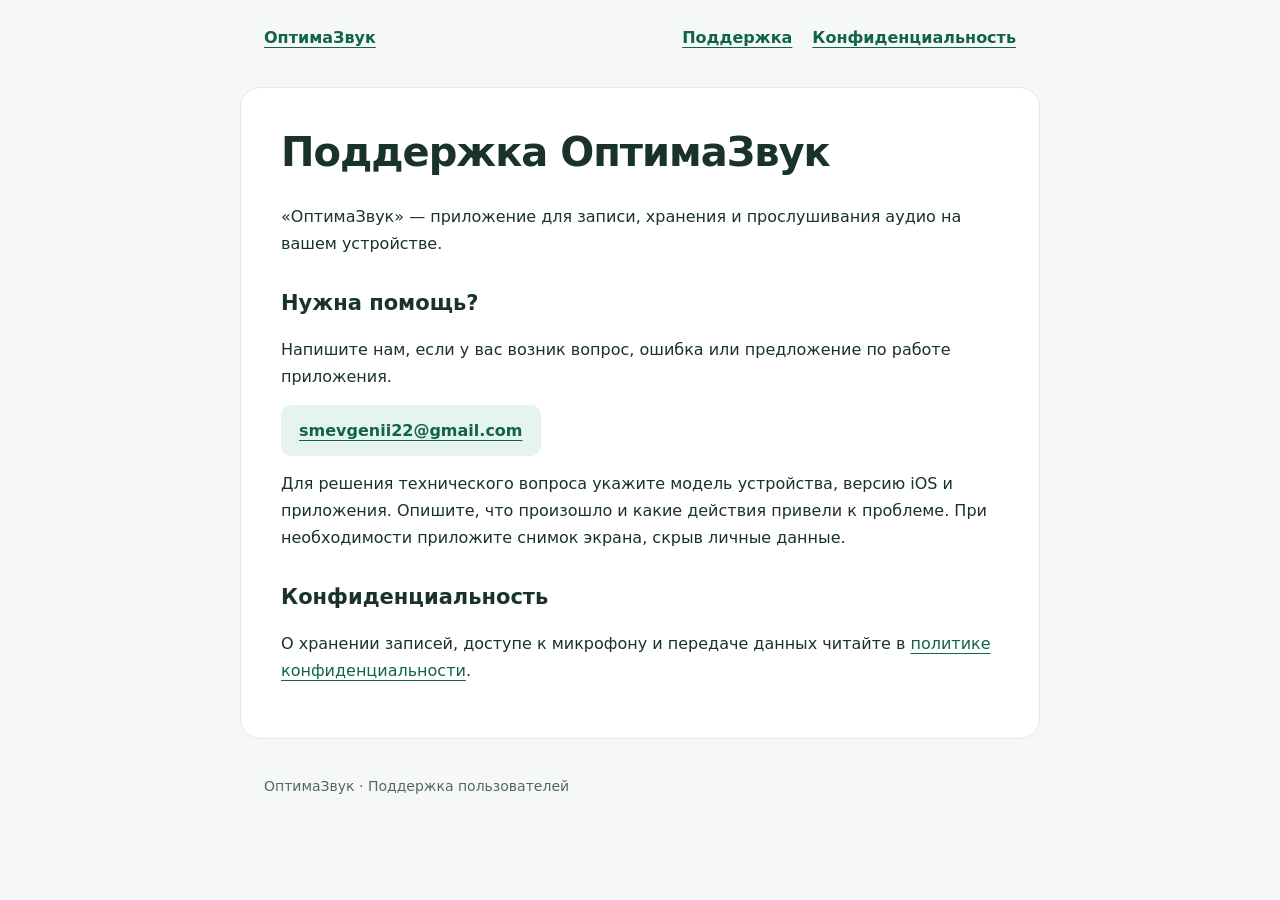
<file: index.html>
<!doctype html>
<html lang="ru">
<head><meta charset="utf-8"><meta name="viewport" content="width=device-width,initial-scale=1"><title>Поддержка — ОптимаЗвук</title><meta name="description" content="Поддержка приложения ОптимаЗвук. Вопросы о записи аудио, работе приложения и конфиденциальности."><link rel="stylesheet" href="style.css"></head>
<body>
<header><a href="index.html">ОптимаЗвук</a><nav aria-label="Навигация"><a href="index.html" aria-current="page">Поддержка</a><a href="privacy.html">Конфиденциальность</a></nav></header>
<main><h1>Поддержка ОптимаЗвук</h1>
<p>«ОптимаЗвук» — приложение для записи, хранения и прослушивания аудио на вашем устройстве.</p>
<h2>Нужна помощь?</h2><p>Напишите нам, если у вас возник вопрос, ошибка или предложение по работе приложения.</p>
<a class="contact" href="mailto:smevgenii22@gmail.com">smevgenii22@gmail.com</a>
<p>Для решения технического вопроса укажите модель устройства, версию iOS и приложения. Опишите, что произошло и какие действия привели к проблеме. При необходимости приложите снимок экрана, скрыв личные данные.</p>
<h2>Конфиденциальность</h2><p>О хранении записей, доступе к микрофону и передаче данных читайте в <a href="privacy.html">политике конфиденциальности</a>.</p>
</main><footer>ОптимаЗвук · Поддержка пользователей</footer>
</body></html>
</file>
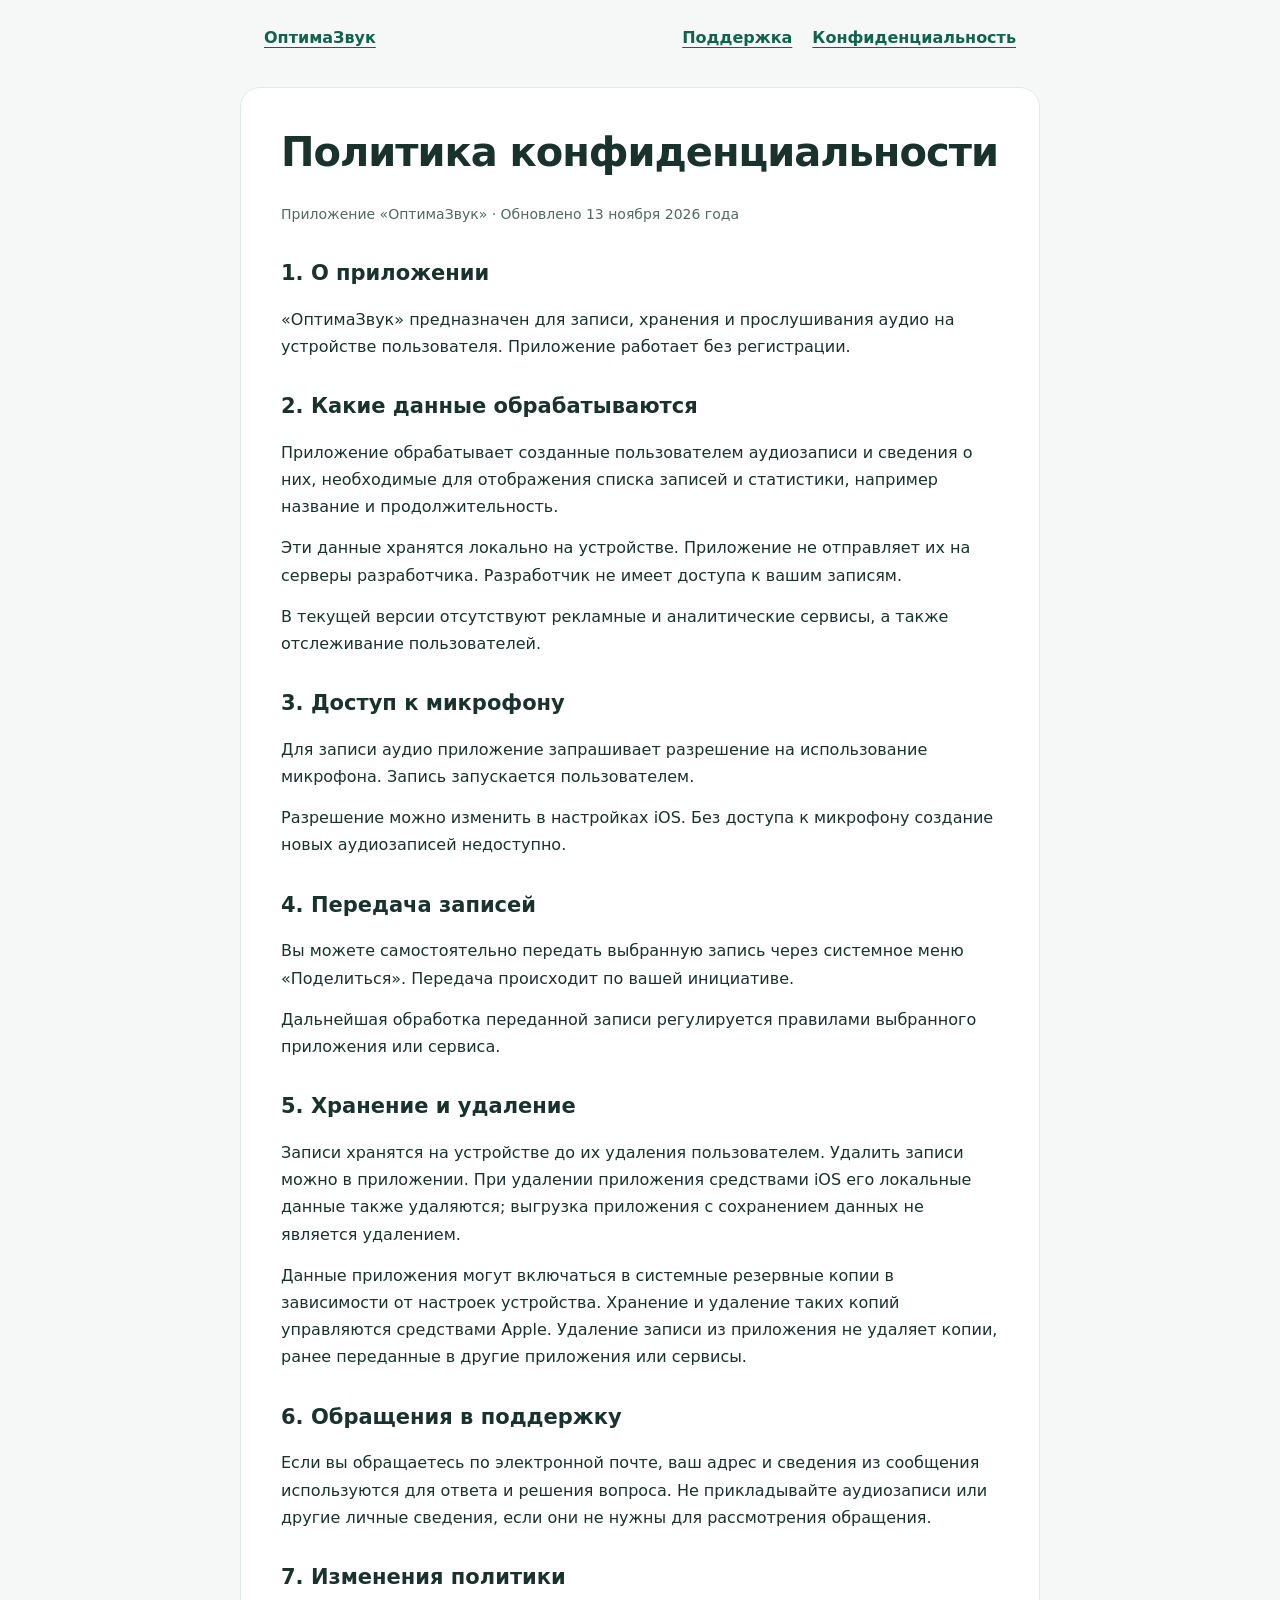
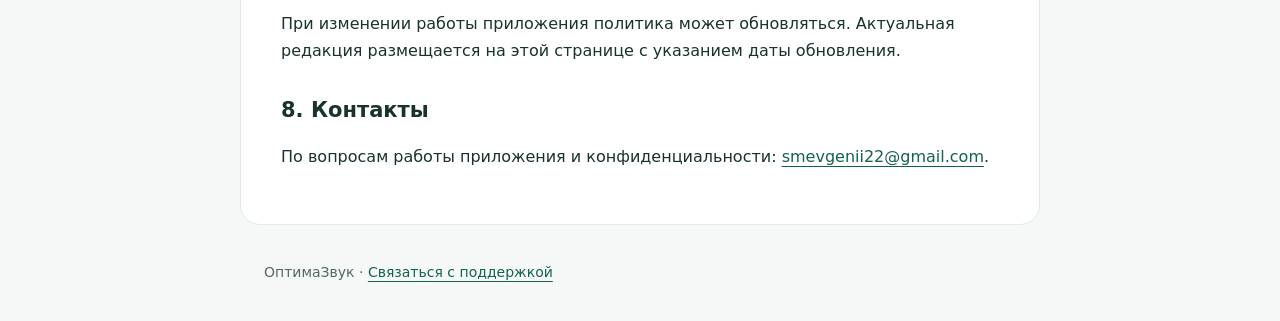
<file: privacy.html>
<!doctype html>
<html lang="ru">
<head><meta charset="utf-8"><meta name="viewport" content="width=device-width,initial-scale=1"><title>Политика конфиденциальности — ОптимаЗвук</title><meta name="description" content="Как приложение ОптимаЗвук хранит аудиозаписи и обрабатывает данные."><link rel="stylesheet" href="style.css"></head>
<body>
<header><a href="index.html">ОптимаЗвук</a><nav aria-label="Навигация"><a href="index.html">Поддержка</a><a href="privacy.html" aria-current="page">Конфиденциальность</a></nav></header>
<main>
<h1>Политика конфиденциальности</h1>
<p class="muted">Приложение «ОптимаЗвук» · Обновлено 13 ноября 2026 года</p>
<h2>1. О приложении</h2>
<p>«ОптимаЗвук» предназначен для записи, хранения и прослушивания аудио на устройстве пользователя. Приложение работает без регистрации.</p>
<h2>2. Какие данные обрабатываются</h2>
<p>Приложение обрабатывает созданные пользователем аудиозаписи и сведения о них, необходимые для отображения списка записей и статистики, например название и продолжительность.</p>
<p>Эти данные хранятся локально на устройстве. Приложение не отправляет их на серверы разработчика. Разработчик не имеет доступа к вашим записям.</p>
<p>В текущей версии отсутствуют рекламные и аналитические сервисы, а также отслеживание пользователей.</p>
<h2>3. Доступ к микрофону</h2>
<p>Для записи аудио приложение запрашивает разрешение на использование микрофона. Запись запускается пользователем.</p>
<p>Разрешение можно изменить в настройках iOS. Без доступа к микрофону создание новых аудиозаписей недоступно.</p>
<h2>4. Передача записей</h2>
<p>Вы можете самостоятельно передать выбранную запись через системное меню «Поделиться». Передача происходит по вашей инициативе.</p>
<p>Дальнейшая обработка переданной записи регулируется правилами выбранного приложения или сервиса.</p>
<h2>5. Хранение и удаление</h2>
<p>Записи хранятся на устройстве до их удаления пользователем. Удалить записи можно в приложении. При удалении приложения средствами iOS его локальные данные также удаляются; выгрузка приложения с сохранением данных не является удалением.</p>
<p>Данные приложения могут включаться в системные резервные копии в зависимости от настроек устройства. Хранение и удаление таких копий управляются средствами Apple. Удаление записи из приложения не удаляет копии, ранее переданные в другие приложения или сервисы.</p>
<h2>6. Обращения в поддержку</h2>
<p>Если вы обращаетесь по электронной почте, ваш адрес и сведения из сообщения используются для ответа и решения вопроса. Не прикладывайте аудиозаписи или другие личные сведения, если они не нужны для рассмотрения обращения.</p>
<h2>7. Изменения политики</h2>
<p>При изменении работы приложения политика может обновляться. Актуальная редакция размещается на этой странице с указанием даты обновления.</p>
<h2>8. Контакты</h2>
<p>По вопросам работы приложения и конфиденциальности: <a href="mailto:smevgenii22@gmail.com">smevgenii22@gmail.com</a>.</p>
</main><footer>ОптимаЗвук · <a href="index.html">Связаться с поддержкой</a></footer>
</body></html>
</file>
<file: style.css>
:root{color-scheme:light;font-family:system-ui,-apple-system,BlinkMacSystemFont,"Segoe UI",sans-serif;color:#19322c;background:#f5f8f7}*{box-sizing:border-box}body{margin:0;line-height:1.7}header,main,footer{max-width:800px;margin:auto;padding:24px}header{display:flex;align-items:center;justify-content:space-between;gap:20px;flex-wrap:wrap}header a{font-weight:650}nav{display:flex;gap:20px}a{color:#12634c;text-underline-offset:4px}a:hover{color:#083b2c}a:focus-visible{outline:3px solid #12634c;outline-offset:5px}main{background:white;border:1px solid #e1ebe6;border-radius:20px;padding:40px;margin:12px auto}h1{font-size:clamp(28px,5vw,40px);line-height:1.2;letter-spacing:-.025em;margin-top:0}h2{font-size:21px;line-height:1.4;margin-top:32px}p{margin:14px 0}.muted,footer{color:#53685f;font-size:14px}.contact{display:inline-block;padding:12px 18px;background:#e5f5ee;border-radius:10px;font-weight:650;overflow-wrap:anywhere}footer{padding-bottom:36px}@media(max-width:850px){main{margin:8px 16px;padding:24px}header,footer{padding:20px}}@media print{body{background:white}header,footer{display:none}main{border:0;margin:0;max-width:none;padding:0}}
</file>
